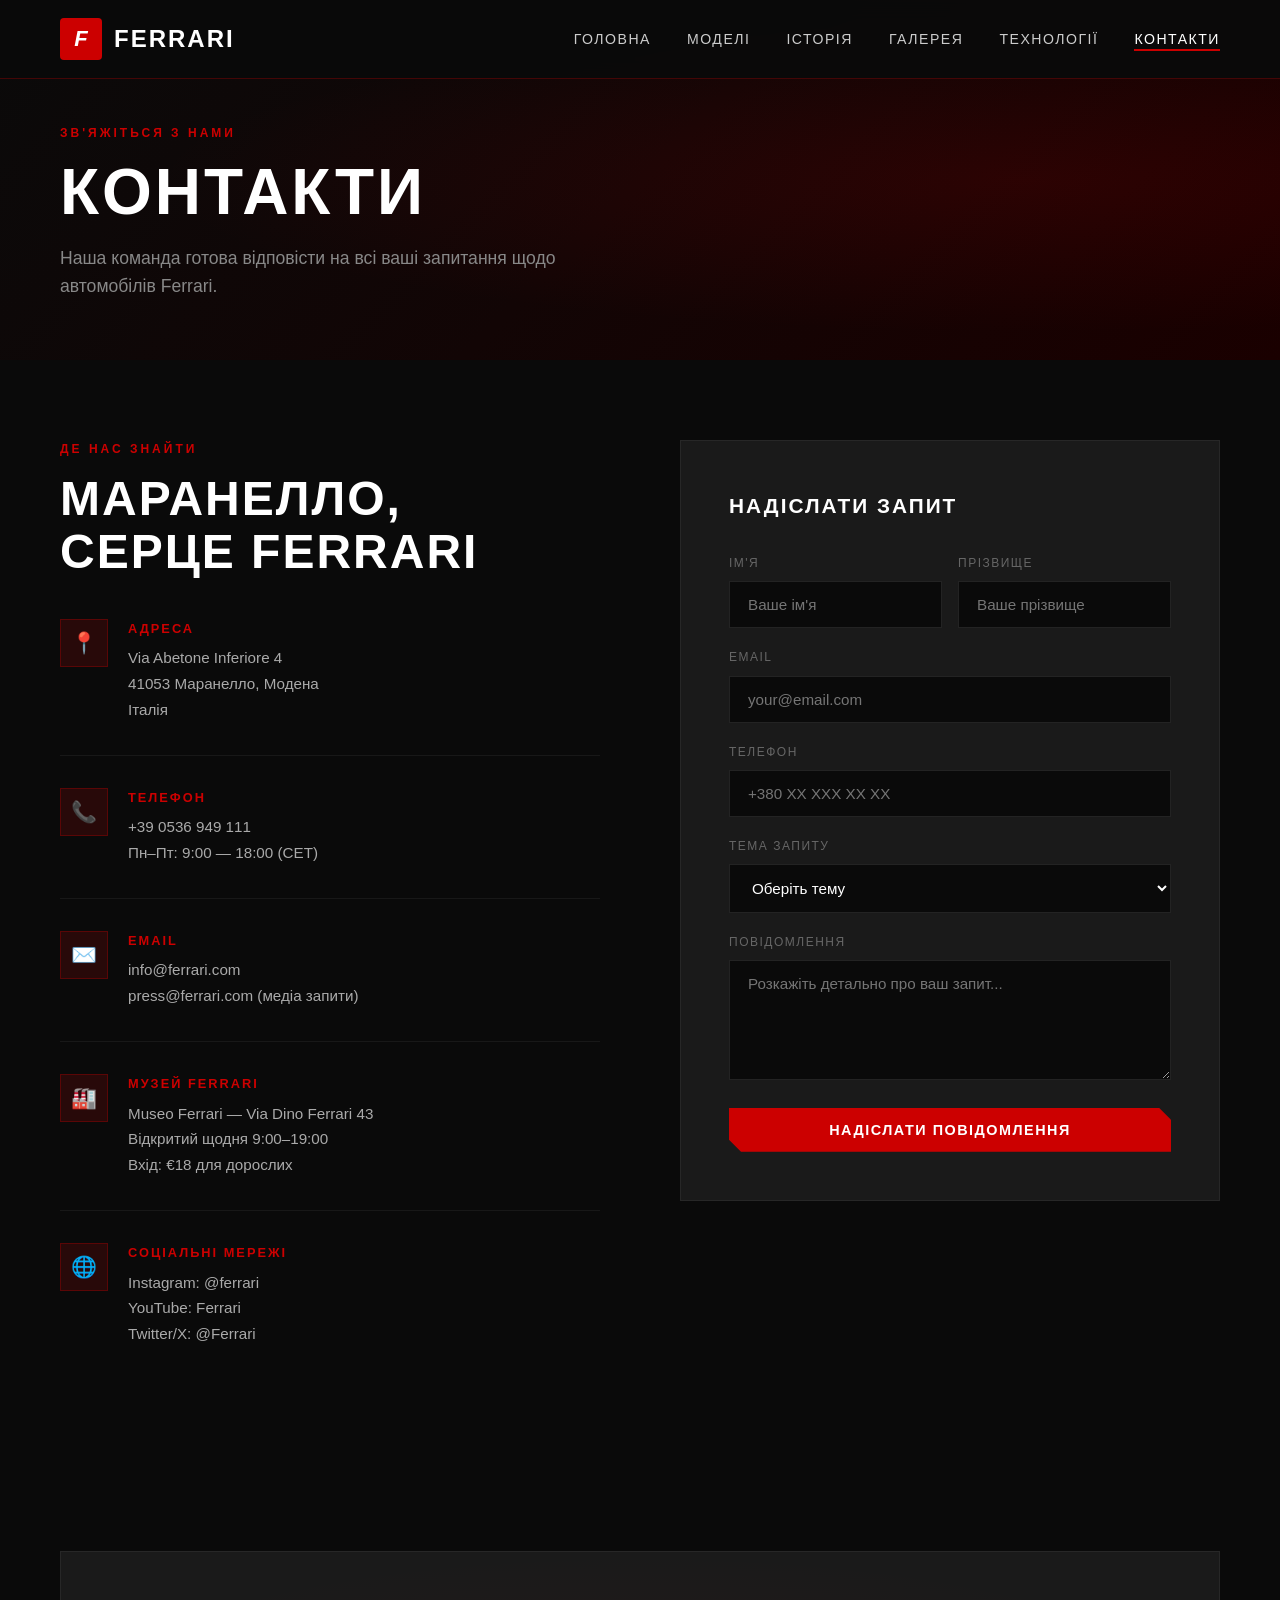
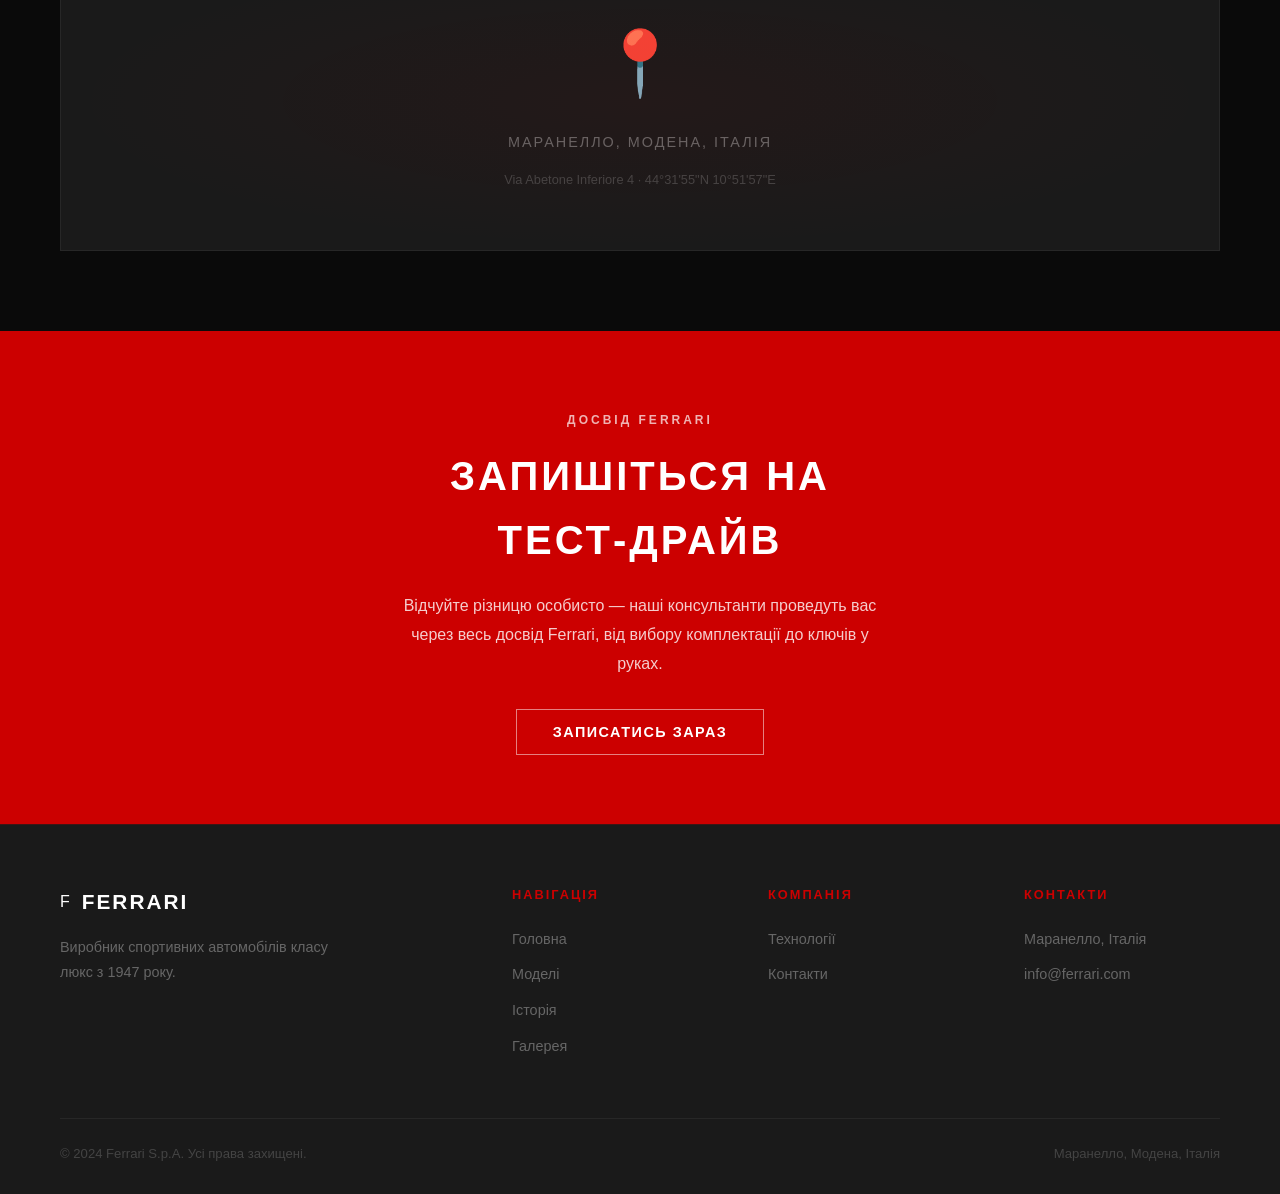
<file: contact.html>
<!DOCTYPE html>
<html lang="uk">
<head>
  <meta charset="UTF-8">
  <meta name="viewport" content="width=device-width, initial-scale=1.0">
  <title>Контакти — Ferrari</title>
  <link rel="stylesheet" href="style.css">
  <style>
    .success-msg {
      display: none;
      background: rgba(0,180,0,0.1);
      border: 1px solid rgba(0,180,0,0.3);
      color: #4caf50;
      padding: 16px 24px;
      margin-top: 16px;
      font-size: 0.9rem;
      letter-spacing: 1px;
    }
    .map-placeholder {
      background: var(--gray);
      border: 1px solid rgba(255,255,255,0.06);
      height: 300px;
      display: flex;
      align-items: center;
      justify-content: center;
      flex-direction: column;
      gap: 16px;
      margin-top: 60px;
      position: relative;
      overflow: hidden;
    }
    .map-placeholder::before {
      content: '';
      position: absolute;
      inset: 0;
      background: radial-gradient(ellipse at center, rgba(204,0,0,0.05) 0%, transparent 70%);
    }
    .map-icon { font-size: 4rem; }
    .map-label { color: #666; font-size: 0.9rem; letter-spacing: 2px; text-transform: uppercase; }
  </style>
</head>
<body>

<nav>
  <a href="index.html" class="nav-logo">
    <div class="logo-icon">F</div>
    <span>Ferrari</span>
  </a>
  <ul class="nav-links">
    <li><a href="index.html">Головна</a></li>
    <li><a href="models.html">Моделі</a></li>
    <li><a href="history.html">Історія</a></li>
    <li><a href="gallery.html">Галерея</a></li>
    <li><a href="technologies.html">Технології</a></li>
    <li><a href="contact.html" class="active">Контакти</a></li>
  </ul>
</nav>

<div class="page-hero" style="padding-top: 100px;">
  <div class="page-hero-content">
    <div class="section-label">Зв'яжіться з нами</div>
    <h1>Контакти</h1>
    <p>Наша команда готова відповісти на всі ваші запитання щодо автомобілів Ferrari.</p>
  </div>
</div>

<section class="contact-full" style="padding: 80px 60px;">

  <div class="contact-info">
    <div class="section-label">Де нас знайти</div>
    <h2 class="section-title" style="margin-bottom: 40px;">Маранелло,<br>Серце Ferrari</h2>

    <div class="info-item">
      <div class="info-icon">📍</div>
      <div class="info-text">
        <h4>Адреса</h4>
        <p>Via Abetone Inferiore 4<br>41053 Маранелло, Модена<br>Італія</p>
      </div>
    </div>

    <div class="info-item">
      <div class="info-icon">📞</div>
      <div class="info-text">
        <h4>Телефон</h4>
        <p>+39 0536 949 111<br>Пн–Пт: 9:00 — 18:00 (CET)</p>
      </div>
    </div>

    <div class="info-item">
      <div class="info-icon">✉️</div>
      <div class="info-text">
        <h4>Email</h4>
        <p>info@ferrari.com<br>press@ferrari.com (медіа запити)</p>
      </div>
    </div>

    <div class="info-item">
      <div class="info-icon">🏭</div>
      <div class="info-text">
        <h4>Музей Ferrari</h4>
        <p>Museo Ferrari — Via Dino Ferrari 43<br>Відкритий щодня 9:00–19:00<br>Вхід: €18 для дорослих</p>
      </div>
    </div>

    <div class="info-item" style="border-bottom: none;">
      <div class="info-icon">🌐</div>
      <div class="info-text">
        <h4>Соціальні мережі</h4>
        <p>Instagram: @ferrari<br>YouTube: Ferrari<br>Twitter/X: @Ferrari</p>
      </div>
    </div>
  </div>

  <div class="contact-form">
    <h3>Надіслати Запит</h3>
    <form onsubmit="submitForm(event)">
      <div class="form-row">
        <div class="form-group">
          <label>Ім'я</label>
          <input type="text" placeholder="Ваше ім'я" required>
        </div>
        <div class="form-group">
          <label>Прізвище</label>
          <input type="text" placeholder="Ваше прізвище" required>
        </div>
      </div>
      <div class="form-group">
        <label>Email</label>
        <input type="email" placeholder="your@email.com" required>
      </div>
      <div class="form-group">
        <label>Телефон</label>
        <input type="tel" placeholder="+380 XX XXX XX XX">
      </div>
      <div class="form-group">
        <label>Тема запиту</label>
        <select required>
          <option value="" disabled selected>Оберіть тему</option>
          <option>Придбання автомобіля</option>
          <option>Тест-драйв</option>
          <option>Технічне обслуговування</option>
          <option>Програма Ferrari Classiche</option>
          <option>Гоночна програма</option>
          <option>Інше</option>
        </select>
      </div>
      <div class="form-group">
        <label>Повідомлення</label>
        <textarea placeholder="Розкажіть детально про ваш запит..."></textarea>
      </div>
      <button type="submit" class="btn-primary" style="width: 100%;">Надіслати повідомлення</button>
      <div class="success-msg" id="success-msg">
        &#10003; Ваш запит успішно надіслано! Ми зв'яжемось з вами протягом 24 годин.
      </div>
    </form>
  </div>

</section>

<section style="padding: 0 60px 80px; background: var(--black);">
  <div class="map-placeholder">
    <div class="map-icon">📍</div>
    <div class="map-label">Маранелло, Модена, Італія</div>
    <div style="color: #444; font-size: 0.8rem;">Via Abetone Inferiore 4 · 44°31'55"N 10°51'57"E</div>
  </div>
</section>

<section style="background: var(--red); padding: 80px 60px; text-align: center;">
  <div class="section-label" style="color: rgba(255,255,255,0.7);">Досвід Ferrari</div>
  <h2 style="font-size: 2.5rem; font-weight: 900; text-transform: uppercase; letter-spacing: 3px; margin-bottom: 20px;">Запишіться на<br>Тест-Драйв</h2>
  <p style="color: rgba(255,255,255,0.8); max-width: 500px; margin: 0 auto 40px; line-height: 1.8;">Відчуйте різницю особисто — наші консультанти проведуть вас через весь досвід Ferrari, від вибору комплектації до ключів у руках.</p>
  <a href="#" onclick="document.querySelector('input[type=text]').focus(); return false;" class="btn-secondary" style="border-color: rgba(255,255,255,0.5); color: white;">Записатись зараз</a>
</section>

<footer>
  <div class="footer-grid">
    <div class="footer-brand">
      <div style="display:flex; align-items:center; gap:12px;">
        <div class="logo-icon">F</div>
        <span style="font-size:1.3rem; font-weight:700; letter-spacing:2px; text-transform:uppercase;">Ferrari</span>
      </div>
      <p>Виробник спортивних автомобілів класу люкс з 1947 року.</p>
    </div>
    <div class="footer-col">
      <h4>Навігація</h4>
      <ul>
        <li><a href="index.html">Головна</a></li>
        <li><a href="models.html">Моделі</a></li>
        <li><a href="history.html">Історія</a></li>
        <li><a href="gallery.html">Галерея</a></li>
      </ul>
    </div>
    <div class="footer-col">
      <h4>Компанія</h4>
      <ul>
        <li><a href="technologies.html">Технології</a></li>
        <li><a href="contact.html">Контакти</a></li>
      </ul>
    </div>
    <div class="footer-col">
      <h4>Контакти</h4>
      <ul>
        <li><a href="#">Маранелло, Італія</a></li>
        <li><a href="#">info@ferrari.com</a></li>
      </ul>
    </div>
  </div>
  <div class="footer-bottom">
    <p>&copy; 2024 Ferrari S.p.A. Усі права захищені.</p>
    <p>Маранелло, Модена, Італія</p>
  </div>
</footer>

<script>
function submitForm(e) {
  e.preventDefault();
  document.getElementById('success-msg').style.display = 'block';
  e.target.reset();
  setTimeout(() => {
    document.getElementById('success-msg').style.display = 'none';
  }, 5000);
}
</script>

</body>
</html>
</file>
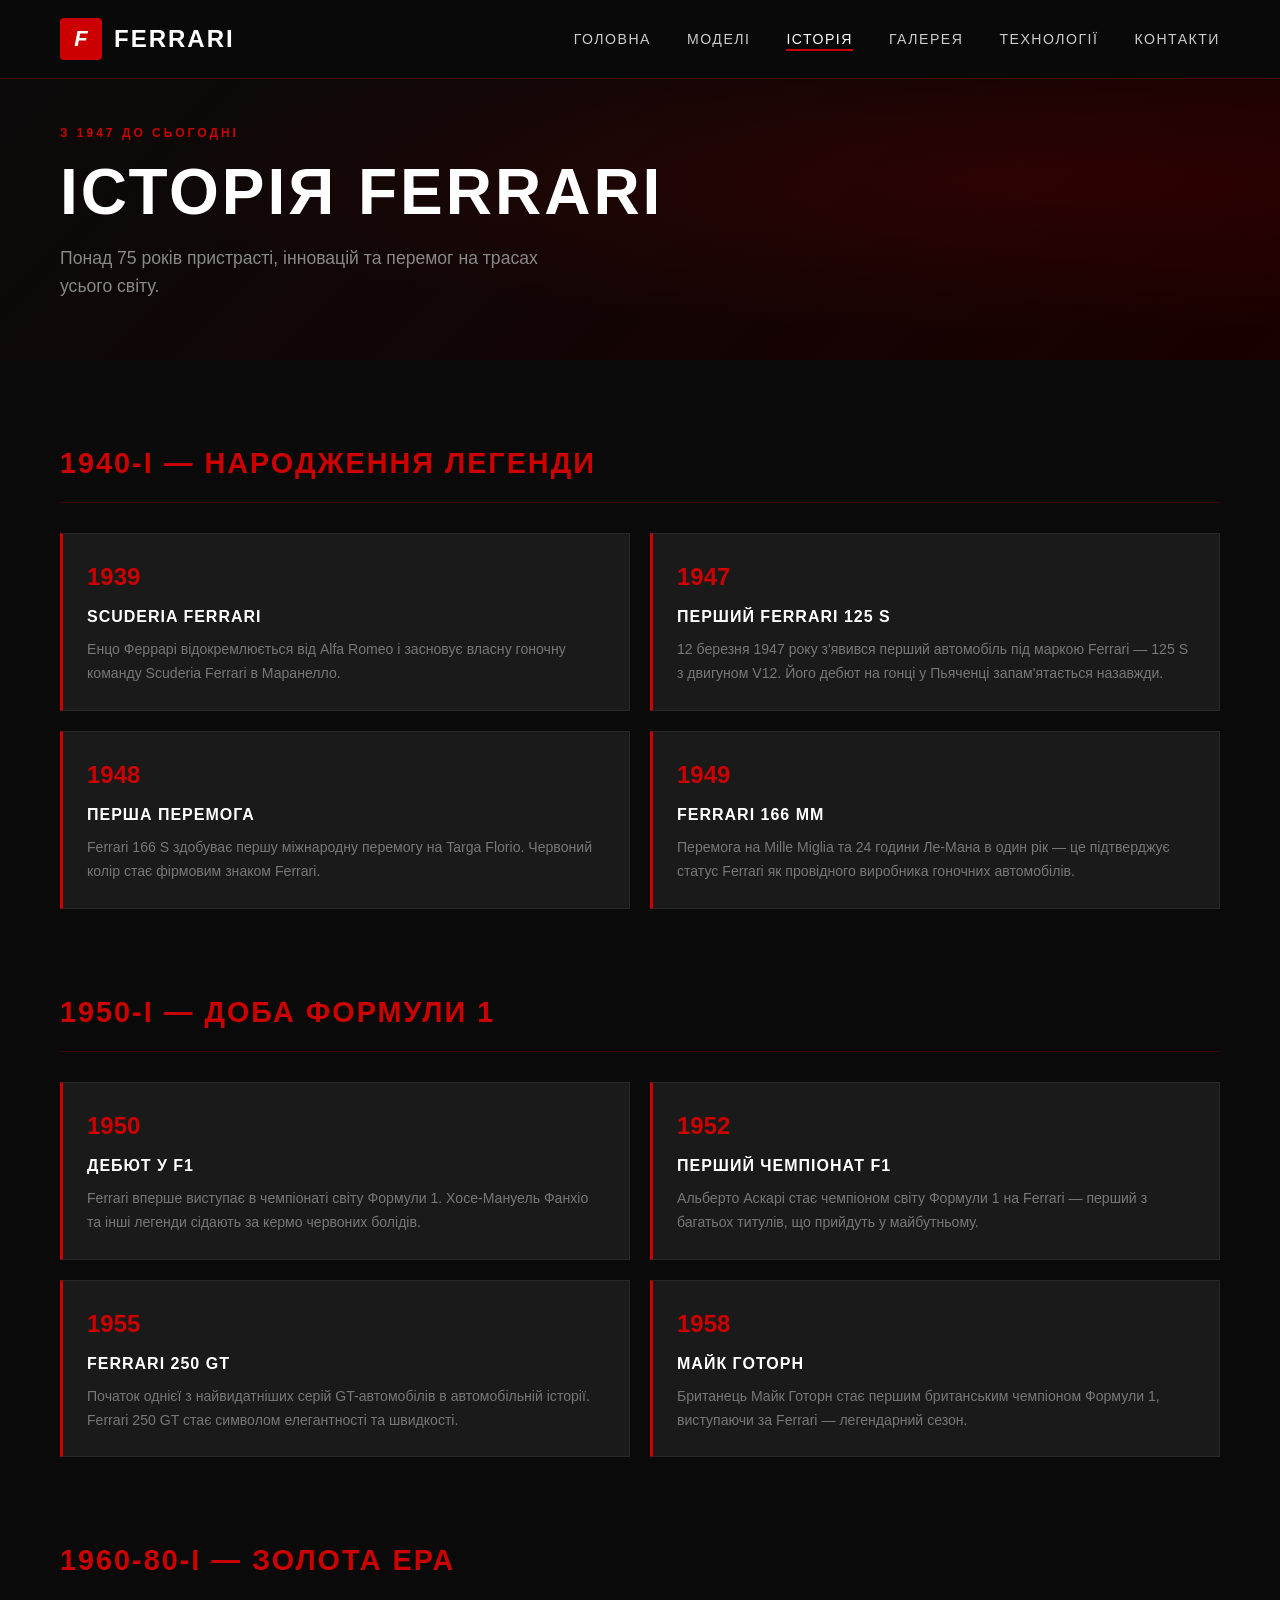
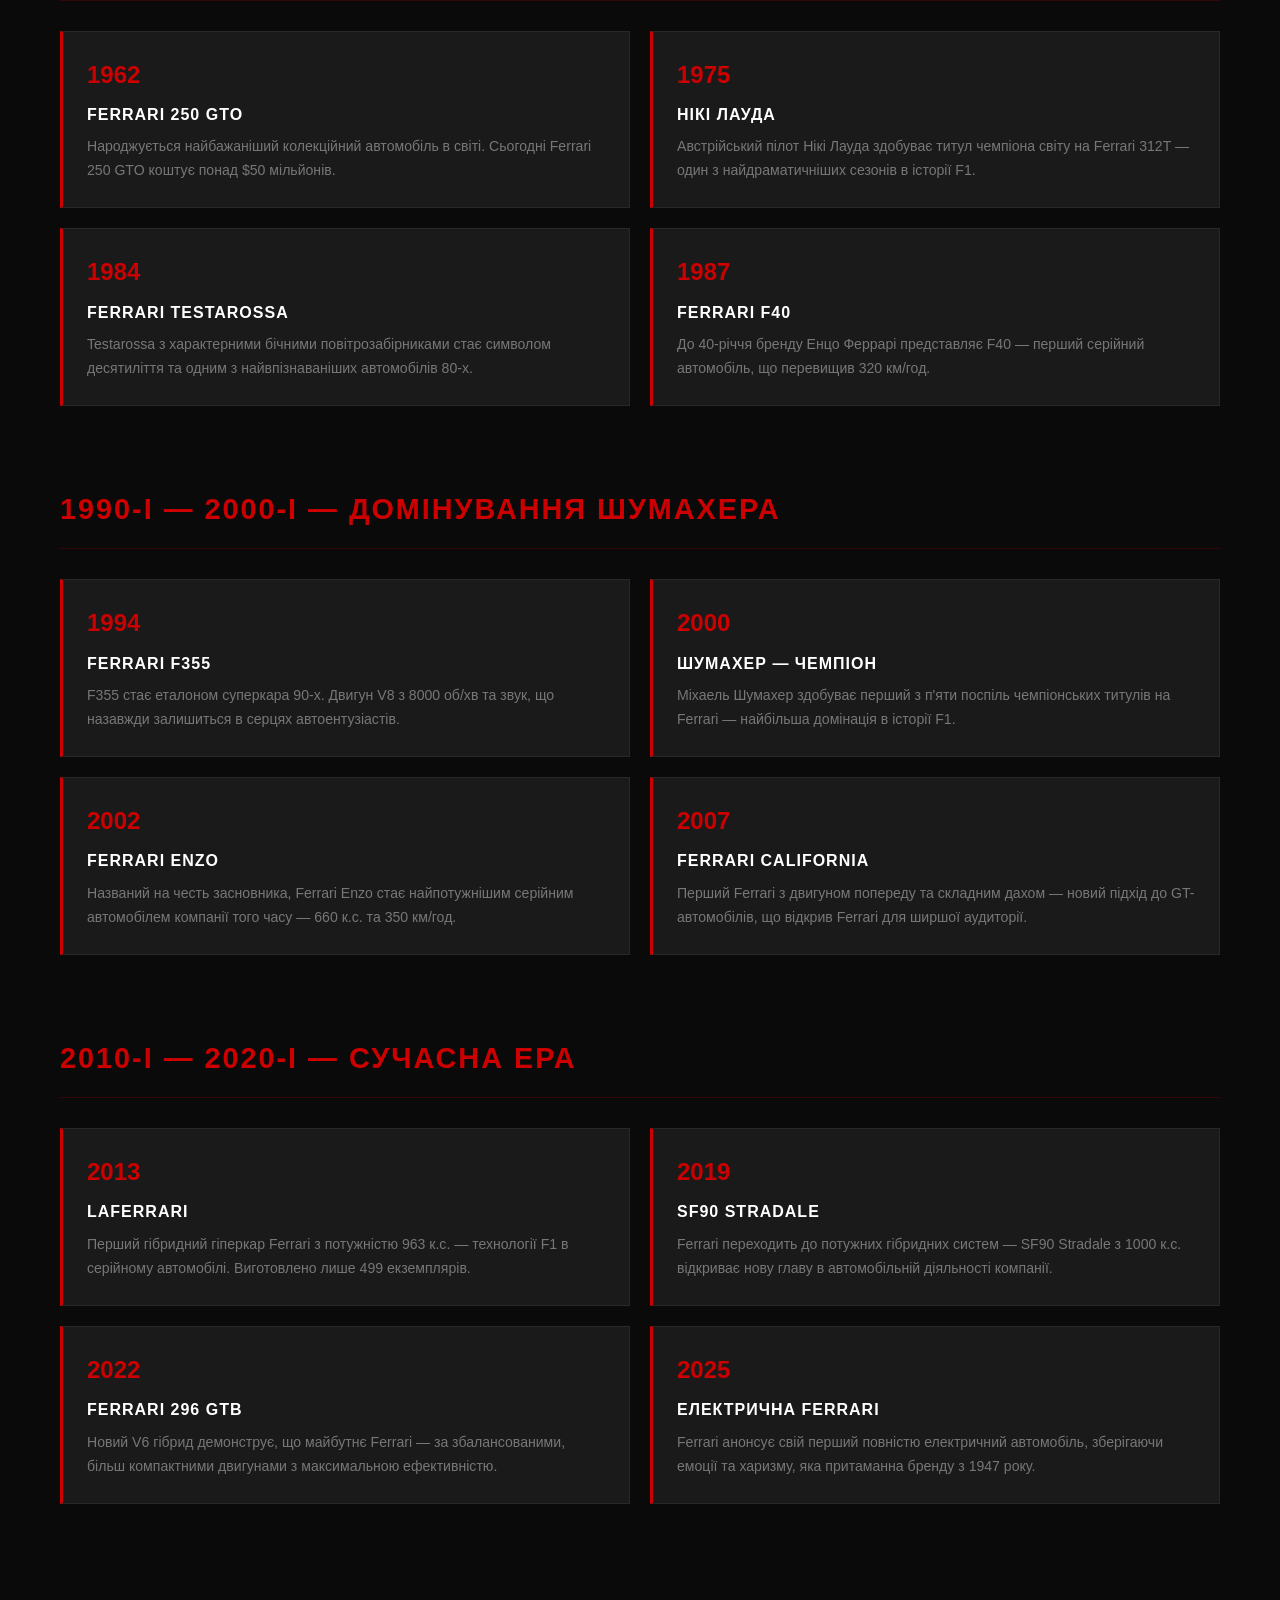
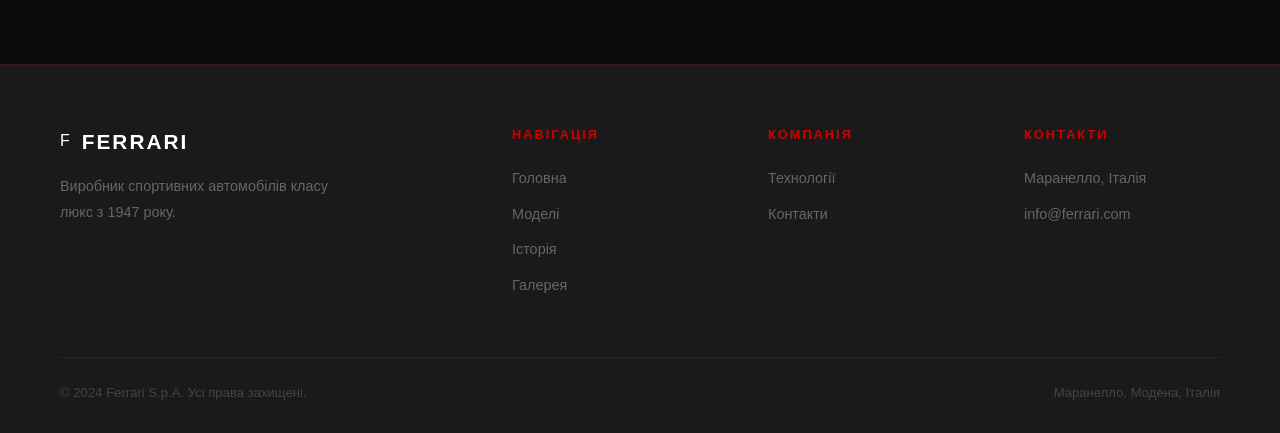
<file: history.html>
<!DOCTYPE html>
<html lang="uk">
<head>
  <meta charset="UTF-8">
  <meta name="viewport" content="width=device-width, initial-scale=1.0">
  <title>Історія — Ferrari</title>
  <link rel="stylesheet" href="style.css">
</head>
<body>

<nav>
  <a href="index.html" class="nav-logo">
    <div class="logo-icon">F</div>
    <span>Ferrari</span>
  </a>
  <ul class="nav-links">
    <li><a href="index.html">Головна</a></li>
    <li><a href="models.html">Моделі</a></li>
    <li><a href="history.html" class="active">Історія</a></li>
    <li><a href="gallery.html">Галерея</a></li>
    <li><a href="technologies.html">Технології</a></li>
    <li><a href="contact.html">Контакти</a></li>
  </ul>
</nav>

<div class="page-hero" style="padding-top: 100px;">
  <div class="page-hero-content">
    <div class="section-label">З 1947 до сьогодні</div>
    <h1>Історія Ferrari</h1>
    <p>Понад 75 років пристрасті, інновацій та перемог на трасах усього світу.</p>
  </div>
</div>

<section class="history-full" style="padding: 80px 60px;">

  <div class="era-section">
    <div class="era-title">1940-і — Народження Легенди</div>
    <div class="era-events">
      <div class="event-card">
        <div class="event-year">1939</div>
        <div class="event-title">Scuderia Ferrari</div>
        <p class="event-desc">Енцо Феррарі відокремлюється від Alfa Romeo і засновує власну гоночну команду Scuderia Ferrari в Маранелло.</p>
      </div>
      <div class="event-card">
        <div class="event-year">1947</div>
        <div class="event-title">Перший Ferrari 125 S</div>
        <p class="event-desc">12 березня 1947 року з'явився перший автомобіль під маркою Ferrari — 125 S з двигуном V12. Його дебют на гонці у Пьяченці запам'ятається назавжди.</p>
      </div>
      <div class="event-card">
        <div class="event-year">1948</div>
        <div class="event-title">Перша перемога</div>
        <p class="event-desc">Ferrari 166 S здобуває першу міжнародну перемогу на Targa Florio. Червоний колір стає фірмовим знаком Ferrari.</p>
      </div>
      <div class="event-card">
        <div class="event-year">1949</div>
        <div class="event-title">Ferrari 166 MM</div>
        <p class="event-desc">Перемога на Mille Miglia та 24 години Ле-Мана в один рік — це підтверджує статус Ferrari як провідного виробника гоночних автомобілів.</p>
      </div>
    </div>
  </div>

  <div class="era-section">
    <div class="era-title">1950-і — Доба Формули 1</div>
    <div class="era-events">
      <div class="event-card">
        <div class="event-year">1950</div>
        <div class="event-title">Дебют у F1</div>
        <p class="event-desc">Ferrari вперше виступає в чемпіонаті світу Формули 1. Хосе-Мануель Фанхіо та інші легенди сідають за кермо червоних болідів.</p>
      </div>
      <div class="event-card">
        <div class="event-year">1952</div>
        <div class="event-title">Перший чемпіонат F1</div>
        <p class="event-desc">Альберто Аскарі стає чемпіоном світу Формули 1 на Ferrari — перший з багатьох титулів, що прийдуть у майбутньому.</p>
      </div>
      <div class="event-card">
        <div class="event-year">1955</div>
        <div class="event-title">Ferrari 250 GT</div>
        <p class="event-desc">Початок однієї з найвидатніших серій GT-автомобілів в автомобільній історії. Ferrari 250 GT стає символом елегантності та швидкості.</p>
      </div>
      <div class="event-card">
        <div class="event-year">1958</div>
        <div class="event-title">Майк Готорн</div>
        <p class="event-desc">Британець Майк Готорн стає першим британським чемпіоном Формули 1, виступаючи за Ferrari — легендарний сезон.</p>
      </div>
    </div>
  </div>

  <div class="era-section">
    <div class="era-title">1960-80-і — Золота Ера</div>
    <div class="era-events">
      <div class="event-card">
        <div class="event-year">1962</div>
        <div class="event-title">Ferrari 250 GTO</div>
        <p class="event-desc">Народжується найбажаніший колекційний автомобіль в світі. Сьогодні Ferrari 250 GTO коштує понад $50 мільйонів.</p>
      </div>
      <div class="event-card">
        <div class="event-year">1975</div>
        <div class="event-title">Нікі Лауда</div>
        <p class="event-desc">Австрійський пілот Нікі Лауда здобуває титул чемпіона світу на Ferrari 312T — один з найдраматичніших сезонів в історії F1.</p>
      </div>
      <div class="event-card">
        <div class="event-year">1984</div>
        <div class="event-title">Ferrari Testarossa</div>
        <p class="event-desc">Testarossa з характерними бічними повітрозабірниками стає символом десятиліття та одним з найвпізнаваніших автомобілів 80-х.</p>
      </div>
      <div class="event-card">
        <div class="event-year">1987</div>
        <div class="event-title">Ferrari F40</div>
        <p class="event-desc">До 40-річчя бренду Енцо Феррарі представляє F40 — перший серійний автомобіль, що перевищив 320 км/год.</p>
      </div>
    </div>
  </div>

  <div class="era-section">
    <div class="era-title">1990-і — 2000-і — Домінування Шумахера</div>
    <div class="era-events">
      <div class="event-card">
        <div class="event-year">1994</div>
        <div class="event-title">Ferrari F355</div>
        <p class="event-desc">F355 стає еталоном суперкара 90-х. Двигун V8 з 8000 об/хв та звук, що назавжди залишиться в серцях автоентузіастів.</p>
      </div>
      <div class="event-card">
        <div class="event-year">2000</div>
        <div class="event-title">Шумахер — чемпіон</div>
        <p class="event-desc">Міхаель Шумахер здобуває перший з п'яти поспіль чемпіонських титулів на Ferrari — найбільша домінація в історії F1.</p>
      </div>
      <div class="event-card">
        <div class="event-year">2002</div>
        <div class="event-title">Ferrari Enzo</div>
        <p class="event-desc">Названий на честь засновника, Ferrari Enzo стає найпотужнішим серійним автомобілем компанії того часу — 660 к.с. та 350 км/год.</p>
      </div>
      <div class="event-card">
        <div class="event-year">2007</div>
        <div class="event-title">Ferrari California</div>
        <p class="event-desc">Перший Ferrari з двигуном попереду та складним дахом — новий підхід до GT-автомобілів, що відкрив Ferrari для ширшої аудиторії.</p>
      </div>
    </div>
  </div>

  <div class="era-section">
    <div class="era-title">2010-і — 2020-і — Сучасна Ера</div>
    <div class="era-events">
      <div class="event-card">
        <div class="event-year">2013</div>
        <div class="event-title">LaFerrari</div>
        <p class="event-desc">Перший гібридний гіперкар Ferrari з потужністю 963 к.с. — технології F1 в серійному автомобілі. Виготовлено лише 499 екземплярів.</p>
      </div>
      <div class="event-card">
        <div class="event-year">2019</div>
        <div class="event-title">SF90 Stradale</div>
        <p class="event-desc">Ferrari переходить до потужних гібридних систем — SF90 Stradale з 1000 к.с. відкриває нову главу в автомобільній діяльності компанії.</p>
      </div>
      <div class="event-card">
        <div class="event-year">2022</div>
        <div class="event-title">Ferrari 296 GTB</div>
        <p class="event-desc">Новий V6 гібрид демонструє, що майбутнє Ferrari — за збалансованими, більш компактними двигунами з максимальною ефективністю.</p>
      </div>
      <div class="event-card">
        <div class="event-year">2025</div>
        <div class="event-title">Електрична Ferrari</div>
        <p class="event-desc">Ferrari анонсує свій перший повністю електричний автомобіль, зберігаючи емоції та харизму, яка притаманна бренду з 1947 року.</p>
      </div>
    </div>
  </div>

</section>

<footer>
  <div class="footer-grid">
    <div class="footer-brand">
      <div style="display:flex; align-items:center; gap:12px;">
        <div class="logo-icon">F</div>
        <span style="font-size:1.3rem; font-weight:700; letter-spacing:2px; text-transform:uppercase;">Ferrari</span>
      </div>
      <p>Виробник спортивних автомобілів класу люкс з 1947 року.</p>
    </div>
    <div class="footer-col">
      <h4>Навігація</h4>
      <ul>
        <li><a href="index.html">Головна</a></li>
        <li><a href="models.html">Моделі</a></li>
        <li><a href="history.html">Історія</a></li>
        <li><a href="gallery.html">Галерея</a></li>
      </ul>
    </div>
    <div class="footer-col">
      <h4>Компанія</h4>
      <ul>
        <li><a href="technologies.html">Технології</a></li>
        <li><a href="contact.html">Контакти</a></li>
      </ul>
    </div>
    <div class="footer-col">
      <h4>Контакти</h4>
      <ul>
        <li><a href="#">Маранелло, Італія</a></li>
        <li><a href="#">info@ferrari.com</a></li>
      </ul>
    </div>
  </div>
  <div class="footer-bottom">
    <p>&copy; 2024 Ferrari S.p.A. Усі права захищені.</p>
    <p>Маранелло, Модена, Італія</p>
  </div>
</footer>

</body>
</html>
</file>
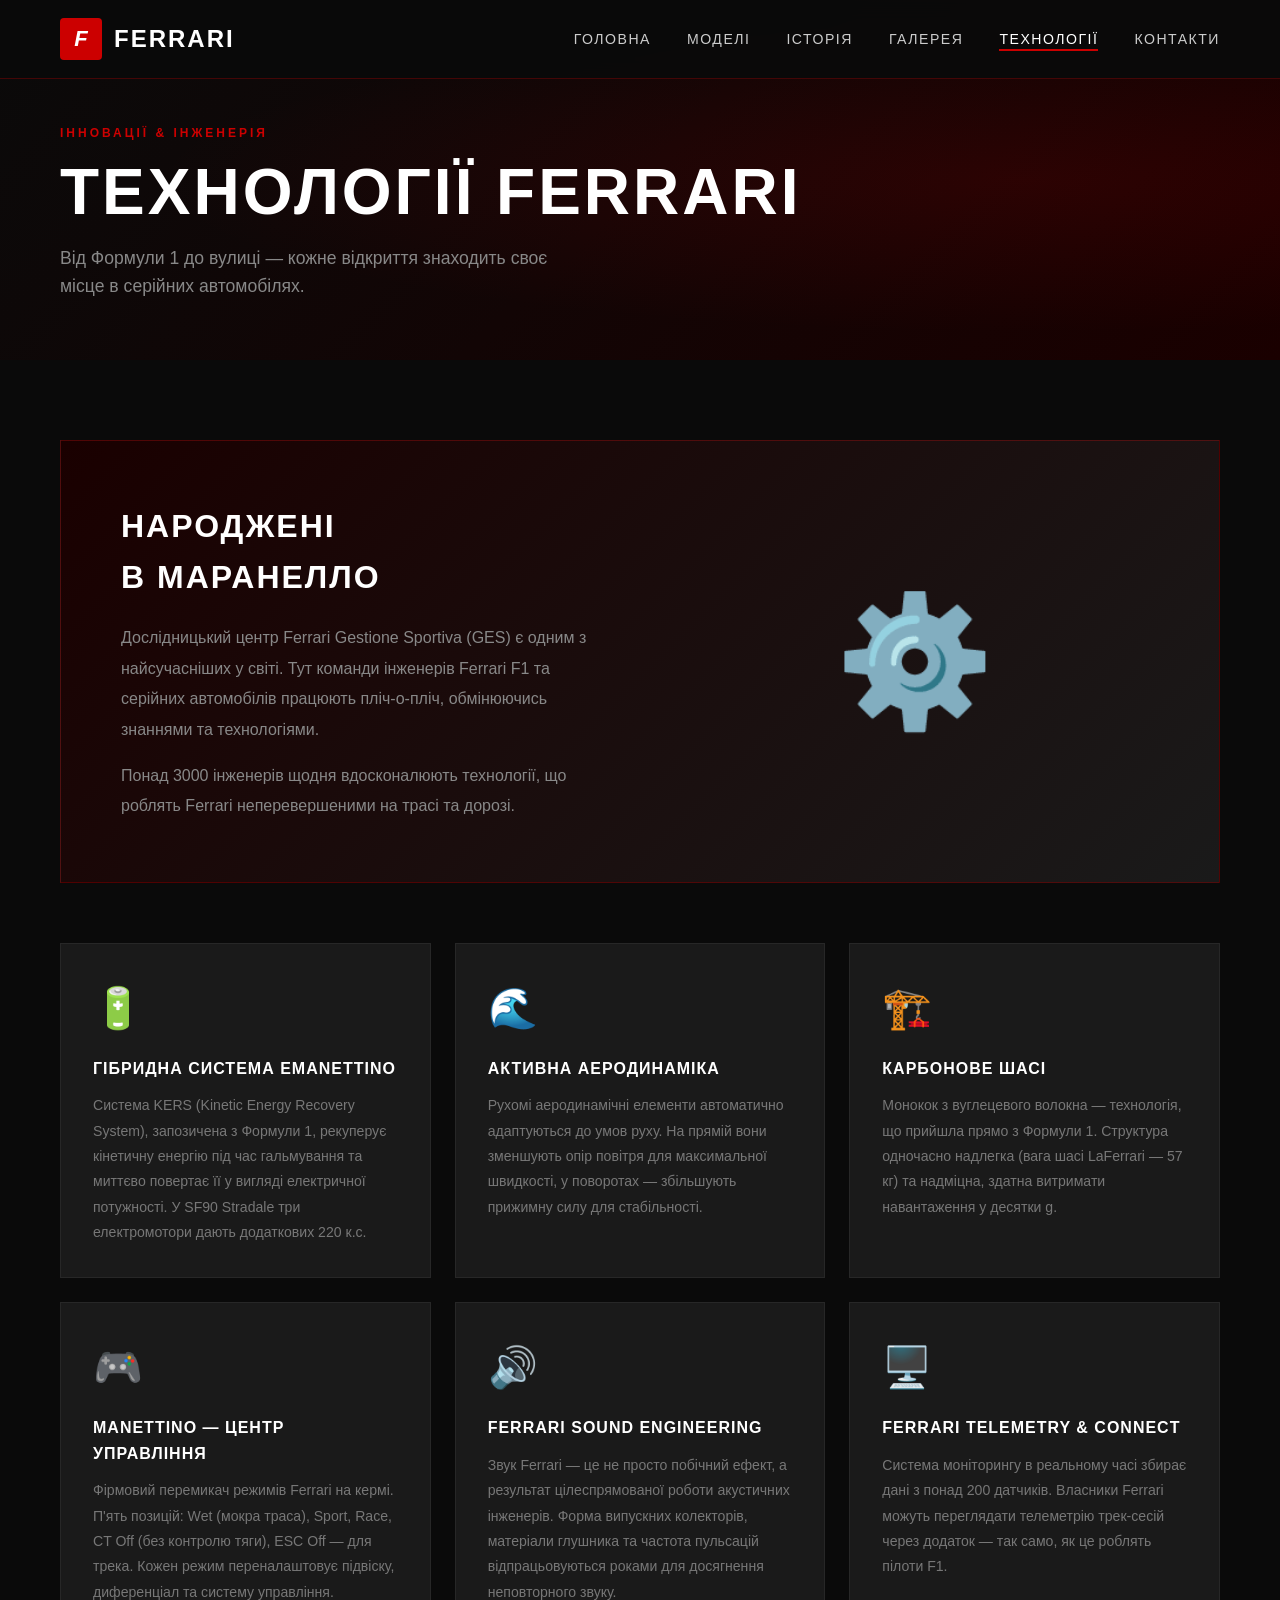
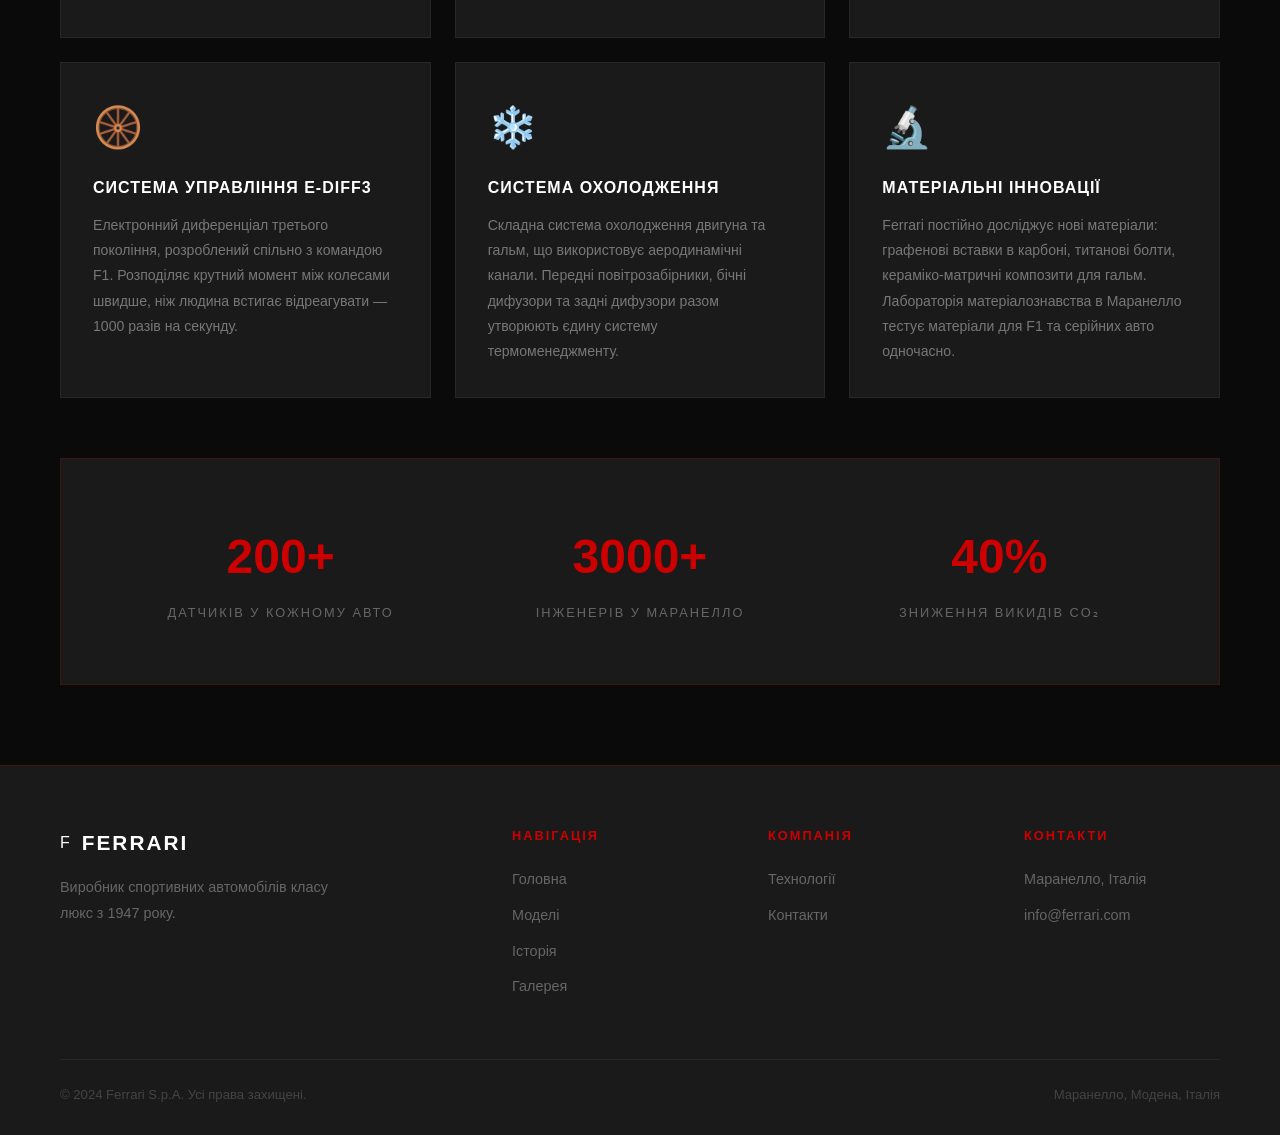
<file: technologies.html>
<!DOCTYPE html>
<html lang="uk">
<head>
  <meta charset="UTF-8">
  <meta name="viewport" content="width=device-width, initial-scale=1.0">
  <title>Технології — Ferrari</title>
  <link rel="stylesheet" href="style.css">
</head>
<body>

<nav>
  <a href="index.html" class="nav-logo">
    <div class="logo-icon">F</div>
    <span>Ferrari</span>
  </a>
  <ul class="nav-links">
    <li><a href="index.html">Головна</a></li>
    <li><a href="models.html">Моделі</a></li>
    <li><a href="history.html">Історія</a></li>
    <li><a href="gallery.html">Галерея</a></li>
    <li><a href="technologies.html" class="active">Технології</a></li>
    <li><a href="contact.html">Контакти</a></li>
  </ul>
</nav>

<div class="page-hero" style="padding-top: 100px;">
  <div class="page-hero-content">
    <div class="section-label">Інновації & Інженерія</div>
    <h1>Технології Ferrari</h1>
    <p>Від Формули 1 до вулиці — кожне відкриття знаходить своє місце в серійних автомобілях.</p>
  </div>
</div>

<section class="tech-full" style="padding: 80px 60px;">

  <div class="tech-hero-card">
    <div>
      <h2>Народжені<br>в Маранелло</h2>
      <p>Дослідницький центр Ferrari Gestione Sportiva (GES) є одним з найсучасніших у світі. Тут команди інженерів Ferrari F1 та серійних автомобілів працюють пліч-о-пліч, обмінюючись знаннями та технологіями.</p>
      <p style="margin-top: 16px; color: #888;">Понад 3000 інженерів щодня вдосконалюють технології, що роблять Ferrari неперевершеними на трасі та дорозі.</p>
    </div>
    <div class="big-icon">⚙️</div>
  </div>

  <div class="tech-features">

    <div class="tech-feature-card">
      <div class="icon">🔋</div>
      <h3>Гібридна система eManettino</h3>
      <p>Система KERS (Kinetic Energy Recovery System), запозичена з Формули 1, рекуперує кінетичну енергію під час гальмування та миттєво повертає її у вигляді електричної потужності. У SF90 Stradale три електромотори дають додаткових 220 к.с.</p>
    </div>

    <div class="tech-feature-card">
      <div class="icon">🌊</div>
      <h3>Активна аеродинаміка</h3>
      <p>Рухомі аеродинамічні елементи автоматично адаптуються до умов руху. На прямій вони зменшують опір повітря для максимальної швидкості, у поворотах — збільшують прижимну силу для стабільності.</p>
    </div>

    <div class="tech-feature-card">
      <div class="icon">🏗️</div>
      <h3>Карбонове шасі</h3>
      <p>Монокок з вуглецевого волокна — технологія, що прийшла прямо з Формули 1. Структура одночасно надлегка (вага шасі LaFerrari — 57 кг) та надміцна, здатна витримати навантаження у десятки g.</p>
    </div>

    <div class="tech-feature-card">
      <div class="icon">🎮</div>
      <h3>Manettino — центр управління</h3>
      <p>Фірмовий перемикач режимів Ferrari на кермі. П'ять позицій: Wet (мокра траса), Sport, Race, CT Off (без контролю тяги), ESC Off — для трека. Кожен режим переналаштовує підвіску, диференціал та систему управління.</p>
    </div>

    <div class="tech-feature-card">
      <div class="icon">🔊</div>
      <h3>Ferrari Sound Engineering</h3>
      <p>Звук Ferrari — це не просто побічний ефект, а результат цілеспрямованої роботи акустичних інженерів. Форма випускних колекторів, матеріали глушника та частота пульсацій відпрацьовуються роками для досягнення неповторного звуку.</p>
    </div>

    <div class="tech-feature-card">
      <div class="icon">🖥️</div>
      <h3>Ferrari Telemetry & Connect</h3>
      <p>Система моніторингу в реальному часі збирає дані з понад 200 датчиків. Власники Ferrari можуть переглядати телеметрію трек-сесій через додаток — так само, як це роблять пілоти F1.</p>
    </div>

    <div class="tech-feature-card">
      <div class="icon">🛞</div>
      <h3>Система управління E-Diff3</h3>
      <p>Електронний диференціал третього покоління, розроблений спільно з командою F1. Розподіляє крутний момент між колесами швидше, ніж людина встигає відреагувати — 1000 разів на секунду.</p>
    </div>

    <div class="tech-feature-card">
      <div class="icon">❄️</div>
      <h3>Система охолодження</h3>
      <p>Складна система охолодження двигуна та гальм, що використовує аеродинамічні канали. Передні повітрозабірники, бічні дифузори та задні дифузори разом утворюють єдину систему термоменеджменту.</p>
    </div>

    <div class="tech-feature-card">
      <div class="icon">🔬</div>
      <h3>Матеріальні інновації</h3>
      <p>Ferrari постійно досліджує нові матеріали: графенові вставки в карбоні, титанові болти, кераміко-матричні композити для гальм. Лабораторія матеріалознавства в Маранелло тестує матеріали для F1 та серійних авто одночасно.</p>
    </div>

  </div>

  <div style="background: var(--gray); border: 1px solid rgba(204,0,0,0.2); padding: 60px; margin-top: 60px; display: grid; grid-template-columns: repeat(3,1fr); gap: 40px; text-align: center;">
    <div>
      <div style="font-size: 3rem; font-weight: 900; color: var(--red);">200+</div>
      <div style="font-size: 0.8rem; letter-spacing: 2px; text-transform: uppercase; color: #666; margin-top: 8px;">Датчиків у кожному авто</div>
    </div>
    <div>
      <div style="font-size: 3rem; font-weight: 900; color: var(--red);">3000+</div>
      <div style="font-size: 0.8rem; letter-spacing: 2px; text-transform: uppercase; color: #666; margin-top: 8px;">Інженерів у Маранелло</div>
    </div>
    <div>
      <div style="font-size: 3rem; font-weight: 900; color: var(--red);">40%</div>
      <div style="font-size: 0.8rem; letter-spacing: 2px; text-transform: uppercase; color: #666; margin-top: 8px;">Зниження викидів CO₂</div>
    </div>
  </div>

</section>

<footer>
  <div class="footer-grid">
    <div class="footer-brand">
      <div style="display:flex; align-items:center; gap:12px;">
        <div class="logo-icon">F</div>
        <span style="font-size:1.3rem; font-weight:700; letter-spacing:2px; text-transform:uppercase;">Ferrari</span>
      </div>
      <p>Виробник спортивних автомобілів класу люкс з 1947 року.</p>
    </div>
    <div class="footer-col">
      <h4>Навігація</h4>
      <ul>
        <li><a href="index.html">Головна</a></li>
        <li><a href="models.html">Моделі</a></li>
        <li><a href="history.html">Історія</a></li>
        <li><a href="gallery.html">Галерея</a></li>
      </ul>
    </div>
    <div class="footer-col">
      <h4>Компанія</h4>
      <ul>
        <li><a href="technologies.html">Технології</a></li>
        <li><a href="contact.html">Контакти</a></li>
      </ul>
    </div>
    <div class="footer-col">
      <h4>Контакти</h4>
      <ul>
        <li><a href="#">Маранелло, Італія</a></li>
        <li><a href="#">info@ferrari.com</a></li>
      </ul>
    </div>
  </div>
  <div class="footer-bottom">
    <p>&copy; 2024 Ferrari S.p.A. Усі права захищені.</p>
    <p>Маранелло, Модена, Італія</p>
  </div>
</footer>

</body>
</html>
</file>
<file: style.css>
* {
  margin: 0;
  padding: 0;
  box-sizing: border-box;
}

:root {
  --red: #cc0000;
  --dark-red: #990000;
  --black: #0a0a0a;
  --dark: #111111;
  --gray: #1a1a1a;
  --light-gray: #888;
  --white: #ffffff;
  --gold: #c9a84c;
}

html {
  scroll-behavior: smooth;
}

body {
  font-family: 'Segoe UI', Arial, sans-serif;
  background: var(--black);
  color: var(--white);
  line-height: 1.6;
}

/* ========= NAVBAR ========= */
nav {
  position: fixed;
  top: 0;
  width: 100%;
  z-index: 1000;
  display: flex;
  align-items: center;
  justify-content: space-between;
  padding: 18px 60px;
  background: rgba(10, 10, 10, 0.95);
  backdrop-filter: blur(10px);
  border-bottom: 1px solid rgba(204, 0, 0, 0.3);
}

.nav-logo {
  display: flex;
  align-items: center;
  gap: 12px;
  text-decoration: none;
}

.nav-logo .logo-icon {
  width: 42px;
  height: 42px;
  background: var(--red);
  border-radius: 4px;
  display: flex;
  align-items: center;
  justify-content: center;
  font-size: 22px;
  font-weight: 900;
  color: var(--white);
  font-style: italic;
}

.nav-logo span {
  font-size: 1.5rem;
  font-weight: 700;
  color: var(--white);
  letter-spacing: 2px;
  text-transform: uppercase;
}

.nav-links {
  display: flex;
  list-style: none;
  gap: 36px;
}

.nav-links a {
  color: #ccc;
  text-decoration: none;
  font-size: 0.88rem;
  letter-spacing: 1.5px;
  text-transform: uppercase;
  font-weight: 500;
  transition: color 0.3s;
  position: relative;
}

.nav-links a::after {
  content: '';
  position: absolute;
  bottom: -4px;
  left: 0;
  width: 0;
  height: 2px;
  background: var(--red);
  transition: width 0.3s;
}

.nav-links a:hover,
.nav-links a.active {
  color: var(--white);
}

.nav-links a:hover::after,
.nav-links a.active::after {
  width: 100%;
}

/* ========= HERO ========= */
.hero {
  min-height: 100vh;
  display: flex;
  align-items: center;
  position: relative;
  overflow: hidden;
  background: linear-gradient(135deg, #0a0a0a 0%, #1a0000 50%, #0a0a0a 100%);
}

.hero-bg {
  position: absolute;
  inset: 0;
  background:
    radial-gradient(ellipse at 70% 50%, rgba(204, 0, 0, 0.15) 0%, transparent 60%),
    radial-gradient(ellipse at 20% 80%, rgba(201, 168, 76, 0.05) 0%, transparent 50%);
}

.hero-grid {
  position: absolute;
  inset: 0;
  background-image:
    linear-gradient(rgba(204,0,0,0.05) 1px, transparent 1px),
    linear-gradient(90deg, rgba(204,0,0,0.05) 1px, transparent 1px);
  background-size: 60px 60px;
}

.hero-content {
  position: relative;
  z-index: 2;
  padding: 0 60px;
  max-width: 750px;
}

.hero-badge {
  display: inline-block;
  background: rgba(204, 0, 0, 0.2);
  border: 1px solid rgba(204, 0, 0, 0.5);
  color: var(--red);
  padding: 6px 18px;
  border-radius: 20px;
  font-size: 0.78rem;
  letter-spacing: 2px;
  text-transform: uppercase;
  margin-bottom: 24px;
}

.hero h1 {
  font-size: clamp(3rem, 7vw, 5.5rem);
  font-weight: 900;
  line-height: 1.05;
  text-transform: uppercase;
  letter-spacing: 3px;
  margin-bottom: 24px;
}

.hero h1 span {
  color: var(--red);
  display: block;
}

.hero p {
  font-size: 1.1rem;
  color: #aaa;
  max-width: 500px;
  margin-bottom: 40px;
  line-height: 1.8;
}

.hero-btns {
  display: flex;
  gap: 16px;
  flex-wrap: wrap;
}

.btn-primary {
  background: var(--red);
  color: var(--white);
  padding: 14px 36px;
  border: none;
  font-size: 0.9rem;
  font-weight: 700;
  letter-spacing: 1.5px;
  text-transform: uppercase;
  text-decoration: none;
  cursor: pointer;
  transition: all 0.3s;
  clip-path: polygon(0 0, calc(100% - 12px) 0, 100% 12px, 100% 100%, 12px 100%, 0 calc(100% - 12px));
}

.btn-primary:hover {
  background: var(--dark-red);
  transform: translateY(-2px);
  box-shadow: 0 8px 30px rgba(204, 0, 0, 0.4);
}

.btn-secondary {
  background: transparent;
  color: var(--white);
  padding: 14px 36px;
  border: 1px solid rgba(255,255,255,0.3);
  font-size: 0.9rem;
  font-weight: 600;
  letter-spacing: 1.5px;
  text-transform: uppercase;
  text-decoration: none;
  cursor: pointer;
  transition: all 0.3s;
}

.btn-secondary:hover {
  border-color: var(--red);
  color: var(--red);
  transform: translateY(-2px);
}

.hero-stats {
  position: absolute;
  right: 60px;
  bottom: 80px;
  display: flex;
  gap: 40px;
  z-index: 2;
}

.stat-item {
  text-align: center;
}

.stat-item .num {
  font-size: 2.5rem;
  font-weight: 900;
  color: var(--red);
  display: block;
  line-height: 1;
}

.stat-item .label {
  font-size: 0.72rem;
  color: var(--light-gray);
  letter-spacing: 1.5px;
  text-transform: uppercase;
  margin-top: 4px;
}

.hero-car {
  position: absolute;
  right: 0;
  top: 0;
  bottom: 0;
  width: 55%;
  overflow: hidden;
  mask-image: linear-gradient(to right, transparent 0%, black 30%);
  -webkit-mask-image: linear-gradient(to right, transparent 0%, black 30%);
}

.hero-car img {
  width: 100%;
  height: 100%;
  object-fit: cover;
  object-position: center;
  opacity: 0.85;
}

.car-silhouette {
  width: 100%;
  height: 350px;
  position: relative;
}

.car-silhouette svg {
  width: 100%;
  height: 100%;
  filter: drop-shadow(0 0 40px rgba(204,0,0,0.3));
}

/* ========= SECTIONS ========= */
section {
  padding: 100px 60px;
}

.section-label {
  font-size: 0.75rem;
  letter-spacing: 3px;
  text-transform: uppercase;
  color: var(--red);
  font-weight: 600;
  margin-bottom: 14px;
}

.section-title {
  font-size: clamp(2rem, 4vw, 3rem);
  font-weight: 900;
  text-transform: uppercase;
  letter-spacing: 2px;
  line-height: 1.1;
  margin-bottom: 20px;
}

.section-subtitle {
  color: #888;
  font-size: 1.05rem;
  max-width: 560px;
  line-height: 1.8;
}

/* ========= ABOUT ========= */
.about {
  background: var(--dark);
  display: grid;
  grid-template-columns: 1fr 1fr;
  gap: 80px;
  align-items: center;
}

.about-visual {
  position: relative;
}

.about-card {
  background: var(--gray);
  border: 1px solid rgba(204,0,0,0.2);
  padding: 40px;
  position: relative;
  overflow: hidden;
}

.about-card::before {
  content: '';
  position: absolute;
  top: 0;
  left: 0;
  right: 0;
  height: 3px;
  background: linear-gradient(90deg, var(--red), var(--gold));
}

.about-card-year {
  font-size: 8rem;
  font-weight: 900;
  color: rgba(204,0,0,0.08);
  position: absolute;
  bottom: -20px;
  right: -10px;
  line-height: 1;
  pointer-events: none;
}

.about-values {
  display: grid;
  grid-template-columns: 1fr 1fr;
  gap: 20px;
  margin-top: 30px;
}

.value-item {
  background: rgba(204,0,0,0.08);
  border: 1px solid rgba(204,0,0,0.2);
  padding: 20px;
  transition: all 0.3s;
}

.value-item:hover {
  background: rgba(204,0,0,0.15);
  transform: translateY(-2px);
}

.value-item .icon {
  font-size: 1.8rem;
  margin-bottom: 8px;
}

.value-item h4 {
  font-size: 0.9rem;
  font-weight: 700;
  letter-spacing: 1px;
  text-transform: uppercase;
  margin-bottom: 4px;
}

.value-item p {
  font-size: 0.82rem;
  color: var(--light-gray);
}

.about-text p {
  color: #aaa;
  margin-bottom: 20px;
  line-height: 1.9;
}

/* ========= MODELS ========= */
.models-section {
  background: var(--black);
}

.models-grid {
  display: grid;
  grid-template-columns: repeat(3, 1fr);
  gap: 24px;
  margin-top: 60px;
}

.model-card {
  background: var(--gray);
  border: 1px solid rgba(255,255,255,0.06);
  overflow: hidden;
  transition: all 0.4s;
  position: relative;
  cursor: pointer;
}

.model-card:hover {
  border-color: rgba(204,0,0,0.4);
  transform: translateY(-6px);
  box-shadow: 0 20px 60px rgba(204,0,0,0.15);
}

.model-card-img {
  height: 200px;
  position: relative;
  overflow: hidden;
}

.model-card-img img {
  width: 100%;
  height: 100%;
  object-fit: cover;
  display: block;
  transition: transform 0.4s ease;
}

.model-card:hover .model-card-img img {
  transform: scale(1.05);
}

.model-card-img::after {
  content: '';
  position: absolute;
  inset: 0;
  background: linear-gradient(to bottom, transparent 50%, var(--gray) 100%);
}

.model-info {
  padding: 24px;
}

.model-name {
  font-size: 1.3rem;
  font-weight: 800;
  text-transform: uppercase;
  letter-spacing: 1px;
  margin-bottom: 6px;
}

.model-type {
  font-size: 0.78rem;
  color: var(--red);
  text-transform: uppercase;
  letter-spacing: 2px;
  margin-bottom: 16px;
}

.model-specs {
  display: flex;
  gap: 20px;
  border-top: 1px solid rgba(255,255,255,0.06);
  padding-top: 16px;
}

.spec {
  flex: 1;
}

.spec .val {
  font-size: 1.2rem;
  font-weight: 700;
  color: var(--white);
}

.spec .key {
  font-size: 0.7rem;
  color: var(--light-gray);
  text-transform: uppercase;
  letter-spacing: 1px;
}

/* ========= HISTORY TIMELINE ========= */
.history-section {
  background: var(--dark);
}

.timeline {
  position: relative;
  margin-top: 60px;
}

.timeline::before {
  content: '';
  position: absolute;
  left: 50%;
  top: 0;
  bottom: 0;
  width: 2px;
  background: linear-gradient(to bottom, var(--red), transparent);
  transform: translateX(-50%);
}

.timeline-item {
  display: grid;
  grid-template-columns: 1fr 60px 1fr;
  gap: 0;
  margin-bottom: 50px;
  align-items: start;
}

.timeline-item:nth-child(even) .timeline-content {
  grid-column: 3;
  grid-row: 1;
}

.timeline-item:nth-child(even) .timeline-dot {
  grid-column: 2;
  grid-row: 1;
}

.timeline-item:nth-child(even) .timeline-empty {
  grid-column: 1;
  grid-row: 1;
}

.timeline-content {
  background: var(--gray);
  border: 1px solid rgba(204,0,0,0.2);
  padding: 28px;
  position: relative;
}

.timeline-content::before {
  content: '';
  position: absolute;
  top: 0;
  left: 0;
  right: 0;
  height: 2px;
  background: var(--red);
}

.timeline-year {
  font-size: 2rem;
  font-weight: 900;
  color: var(--red);
  margin-bottom: 8px;
}

.timeline-title {
  font-size: 1.1rem;
  font-weight: 700;
  text-transform: uppercase;
  letter-spacing: 1px;
  margin-bottom: 10px;
}

.timeline-desc {
  color: #888;
  font-size: 0.9rem;
  line-height: 1.7;
}

.timeline-dot {
  display: flex;
  align-items: flex-start;
  justify-content: center;
  padding-top: 28px;
}

.timeline-dot span {
  width: 16px;
  height: 16px;
  background: var(--red);
  border-radius: 50%;
  border: 3px solid var(--black);
  box-shadow: 0 0 0 2px var(--red);
  display: block;
}

/* ========= TECHNOLOGIES ========= */
.tech-section {
  background: var(--black);
}

.tech-grid {
  display: grid;
  grid-template-columns: repeat(2, 1fr);
  gap: 30px;
  margin-top: 60px;
}

.tech-card {
  background: var(--gray);
  border: 1px solid rgba(255,255,255,0.06);
  padding: 36px;
  position: relative;
  overflow: hidden;
  transition: all 0.3s;
}

.tech-card:hover {
  border-color: rgba(204,0,0,0.3);
  transform: translateY(-4px);
}

.tech-card::after {
  content: '';
  position: absolute;
  bottom: 0;
  left: 0;
  height: 3px;
  width: 0;
  background: var(--red);
  transition: width 0.4s;
}

.tech-card:hover::after {
  width: 100%;
}

.tech-icon {
  font-size: 2.5rem;
  margin-bottom: 18px;
}

.tech-card h3 {
  font-size: 1.1rem;
  font-weight: 700;
  text-transform: uppercase;
  letter-spacing: 1px;
  margin-bottom: 12px;
}

.tech-card p {
  color: #888;
  font-size: 0.9rem;
  line-height: 1.8;
}

/* ========= GALLERY PREVIEW ========= */
.gallery-section {
  background: var(--dark);
}

.gallery-grid {
  display: grid;
  grid-template-columns: 2fr 1fr 1fr;
  grid-template-rows: 250px 250px;
  gap: 16px;
  margin-top: 60px;
}

.gallery-item {
  background: var(--gray);
  border: 1px solid rgba(255,255,255,0.06);
  display: flex;
  align-items: center;
  justify-content: center;
  font-size: 4rem;
  cursor: pointer;
  overflow: hidden;
  position: relative;
  transition: all 0.4s;
}

.gallery-item:first-child {
  grid-row: 1 / 3;
}

.gallery-item::before {
  content: '';
  position: absolute;
  inset: 0;
  background: linear-gradient(135deg, rgba(204,0,0,0.0) 0%, rgba(204,0,0,0.3) 100%);
  opacity: 0;
  transition: opacity 0.4s;
}

.gallery-item:hover::before {
  opacity: 1;
}

.gallery-item:hover {
  transform: scale(1.02);
  border-color: rgba(204,0,0,0.4);
}

.gallery-overlay {
  position: absolute;
  bottom: 0;
  left: 0;
  right: 0;
  padding: 20px;
  background: linear-gradient(transparent, rgba(0,0,0,0.8));
  transform: translateY(100%);
  transition: transform 0.3s;
}

.gallery-item:hover .gallery-overlay {
  transform: translateY(0);
}

.gallery-overlay span {
  font-size: 0.85rem;
  font-weight: 700;
  text-transform: uppercase;
  letter-spacing: 1px;
}

/* ========= STATS ========= */
.stats-section {
  background: var(--red);
  padding: 80px 60px;
}

.stats-grid {
  display: grid;
  grid-template-columns: repeat(4, 1fr);
  gap: 40px;
  text-align: center;
}

.stats-grid .num {
  font-size: 3.5rem;
  font-weight: 900;
  display: block;
  line-height: 1;
}

.stats-grid .label {
  font-size: 0.8rem;
  letter-spacing: 2px;
  text-transform: uppercase;
  opacity: 0.8;
  margin-top: 8px;
}

/* ========= CTA ========= */
.cta-section {
  background: var(--black);
  text-align: center;
  padding: 120px 60px;
  position: relative;
  overflow: hidden;
}

.cta-section::before {
  content: '';
  position: absolute;
  top: 50%;
  left: 50%;
  transform: translate(-50%, -50%);
  width: 600px;
  height: 600px;
  background: radial-gradient(circle, rgba(204,0,0,0.1) 0%, transparent 70%);
}

.cta-section .section-title {
  margin: 0 auto 20px;
  max-width: 700px;
}

.cta-section p {
  color: #888;
  max-width: 500px;
  margin: 0 auto 40px;
  line-height: 1.8;
}

/* ========= FOOTER ========= */
footer {
  background: var(--gray);
  border-top: 1px solid rgba(204,0,0,0.2);
  padding: 60px 60px 30px;
}

.footer-grid {
  display: grid;
  grid-template-columns: 2fr 1fr 1fr 1fr;
  gap: 60px;
  margin-bottom: 50px;
}

.footer-brand p {
  color: #666;
  font-size: 0.9rem;
  line-height: 1.8;
  margin-top: 16px;
  max-width: 280px;
}

.footer-col h4 {
  font-size: 0.8rem;
  letter-spacing: 2px;
  text-transform: uppercase;
  color: var(--red);
  margin-bottom: 20px;
}

.footer-col ul {
  list-style: none;
}

.footer-col ul li {
  margin-bottom: 10px;
}

.footer-col ul li a {
  color: #666;
  text-decoration: none;
  font-size: 0.9rem;
  transition: color 0.3s;
}

.footer-col ul li a:hover {
  color: var(--white);
}

.footer-bottom {
  border-top: 1px solid rgba(255,255,255,0.06);
  padding-top: 24px;
  display: flex;
  justify-content: space-between;
  align-items: center;
}

.footer-bottom p {
  color: #444;
  font-size: 0.82rem;
}

/* ========= PAGE HERO ========= */
.page-hero {
  min-height: 40vh;
  display: flex;
  align-items: flex-end;
  padding: 80px 60px 60px;
  background: linear-gradient(135deg, var(--black) 0%, #1a0000 100%);
  position: relative;
  overflow: hidden;
  margin-top: 0;
}

.page-hero::before {
  content: '';
  position: absolute;
  inset: 0;
  background: radial-gradient(ellipse at 80% 50%, rgba(204,0,0,0.12) 0%, transparent 60%);
}

.page-hero-content {
  position: relative;
  z-index: 1;
}

.page-hero h1 {
  font-size: clamp(2.5rem, 5vw, 4rem);
  font-weight: 900;
  text-transform: uppercase;
  letter-spacing: 3px;
  line-height: 1.1;
  margin-bottom: 16px;
}

.page-hero p {
  color: #888;
  font-size: 1.1rem;
  max-width: 500px;
}

/* ========= MODELS PAGE ========= */
.models-page {
  background: var(--black);
  padding-top: 0;
}

.models-filter {
  display: flex;
  gap: 12px;
  margin-bottom: 50px;
  flex-wrap: wrap;
}

.filter-btn {
  background: transparent;
  border: 1px solid rgba(255,255,255,0.15);
  color: #888;
  padding: 10px 24px;
  font-size: 0.8rem;
  letter-spacing: 1.5px;
  text-transform: uppercase;
  cursor: pointer;
  transition: all 0.3s;
}

.filter-btn.active,
.filter-btn:hover {
  background: var(--red);
  border-color: var(--red);
  color: var(--white);
}

.models-full-grid {
  display: grid;
  grid-template-columns: repeat(3, 1fr);
  gap: 24px;
}

.model-full-card {
  background: var(--gray);
  border: 1px solid rgba(255,255,255,0.06);
  overflow: hidden;
  transition: all 0.4s;
}

.model-full-card:hover {
  border-color: rgba(204,0,0,0.4);
  transform: translateY(-6px);
  box-shadow: 0 20px 60px rgba(204,0,0,0.12);
}

.model-full-card .car-emoji {
  height: 220px;
  overflow: hidden;
  position: relative;
}

.model-full-card .car-emoji img {
  width: 100%;
  height: 100%;
  object-fit: cover;
  display: block;
  transition: transform 0.4s ease;
}

.model-full-card:hover .car-emoji img {
  transform: scale(1.05);
}

.model-full-card .card-body {
  padding: 24px;
}

.model-full-card h3 {
  font-size: 1.2rem;
  font-weight: 800;
  text-transform: uppercase;
  letter-spacing: 1px;
  margin-bottom: 4px;
}

.model-full-card .category {
  color: var(--red);
  font-size: 0.75rem;
  letter-spacing: 2px;
  text-transform: uppercase;
  margin-bottom: 16px;
}

.specs-table {
  width: 100%;
  border-collapse: collapse;
}

.specs-table tr {
  border-bottom: 1px solid rgba(255,255,255,0.04);
}

.specs-table td {
  padding: 8px 0;
  font-size: 0.85rem;
}

.specs-table td:first-child {
  color: #666;
}

.specs-table td:last-child {
  text-align: right;
  font-weight: 700;
}

.card-price {
  margin-top: 16px;
  padding-top: 16px;
  border-top: 1px solid rgba(255,255,255,0.06);
  display: flex;
  justify-content: space-between;
  align-items: center;
}

.card-price .price {
  font-size: 1.3rem;
  font-weight: 900;
  color: var(--red);
}

/* ========= HISTORY PAGE ========= */
.history-full {
  background: var(--black);
}

.era-section {
  margin-bottom: 80px;
}

.era-title {
  font-size: 1.8rem;
  font-weight: 900;
  text-transform: uppercase;
  letter-spacing: 2px;
  color: var(--red);
  margin-bottom: 30px;
  padding-bottom: 16px;
  border-bottom: 1px solid rgba(204,0,0,0.2);
}

.era-events {
  display: grid;
  grid-template-columns: repeat(2, 1fr);
  gap: 20px;
}

.event-card {
  background: var(--gray);
  border: 1px solid rgba(255,255,255,0.06);
  border-left: 3px solid var(--red);
  padding: 24px;
  transition: all 0.3s;
}

.event-card:hover {
  background: rgba(204,0,0,0.08);
  transform: translateX(4px);
}

.event-year {
  font-size: 1.5rem;
  font-weight: 900;
  color: var(--red);
  margin-bottom: 8px;
}

.event-title {
  font-size: 1rem;
  font-weight: 700;
  text-transform: uppercase;
  letter-spacing: 1px;
  margin-bottom: 8px;
}

.event-desc {
  color: #777;
  font-size: 0.88rem;
  line-height: 1.7;
}

/* ========= GALLERY PAGE ========= */
.gallery-full {
  background: var(--black);
}

.gallery-full-grid {
  display: grid;
  grid-template-columns: repeat(3, 1fr);
  gap: 20px;
}

.gallery-full-item {
  background: var(--gray);
  border: 1px solid rgba(255,255,255,0.06);
  height: 240px;
  cursor: pointer;
  position: relative;
  overflow: hidden;
  transition: all 0.4s;
}

.gallery-full-item img {
  width: 100%;
  height: 100%;
  object-fit: cover;
  display: block;
  transition: transform 0.5s ease;
}

.gallery-full-item:hover img {
  transform: scale(1.07);
}

.gallery-full-item:first-child,
.gallery-full-item:nth-child(5) {
  grid-column: span 2;
}

.gallery-full-item:hover {
  border-color: rgba(204,0,0,0.5);
  box-shadow: 0 0 40px rgba(204,0,0,0.2);
}

.gallery-caption {
  position: absolute;
  bottom: 0;
  left: 0;
  right: 0;
  padding: 16px;
  background: linear-gradient(transparent, rgba(0,0,0,0.9));
  font-size: 0.85rem;
  font-weight: 700;
  text-transform: uppercase;
  letter-spacing: 1px;
  transform: translateY(100%);
  transition: transform 0.3s;
}

.gallery-full-item:hover .gallery-caption {
  transform: translateY(0);
}

/* ========= TECHNOLOGIES PAGE ========= */
.tech-full {
  background: var(--black);
}

.tech-hero-card {
  background: linear-gradient(135deg, #1a0000, var(--gray));
  border: 1px solid rgba(204,0,0,0.3);
  padding: 60px;
  margin-bottom: 60px;
  display: grid;
  grid-template-columns: 1fr 1fr;
  gap: 60px;
  align-items: center;
}

.tech-hero-card h2 {
  font-size: 2rem;
  font-weight: 900;
  text-transform: uppercase;
  letter-spacing: 2px;
  margin-bottom: 20px;
}

.tech-hero-card p {
  color: #888;
  line-height: 1.9;
}

.tech-hero-card .big-icon {
  font-size: 8rem;
  text-align: center;
}

.tech-features {
  display: grid;
  grid-template-columns: repeat(3, 1fr);
  gap: 24px;
}

.tech-feature-card {
  background: var(--gray);
  border: 1px solid rgba(255,255,255,0.06);
  padding: 32px;
  transition: all 0.3s;
  position: relative;
}

.tech-feature-card::before {
  content: '';
  position: absolute;
  top: 0;
  left: 0;
  width: 3px;
  height: 0;
  background: var(--red);
  transition: height 0.4s;
}

.tech-feature-card:hover::before {
  height: 100%;
}

.tech-feature-card:hover {
  border-color: rgba(204,0,0,0.2);
  transform: translateY(-4px);
}

.tech-feature-card .icon {
  font-size: 2.5rem;
  margin-bottom: 16px;
}

.tech-feature-card h3 {
  font-size: 1rem;
  font-weight: 700;
  text-transform: uppercase;
  letter-spacing: 1px;
  margin-bottom: 12px;
}

.tech-feature-card p {
  color: #777;
  font-size: 0.88rem;
  line-height: 1.8;
}

/* ========= CONTACT PAGE ========= */
.contact-full {
  background: var(--black);
  display: grid;
  grid-template-columns: 1fr 1fr;
  gap: 80px;
  align-items: start;
}

.contact-info .info-item {
  display: flex;
  gap: 20px;
  margin-bottom: 32px;
  padding-bottom: 32px;
  border-bottom: 1px solid rgba(255,255,255,0.06);
}

.info-icon {
  width: 48px;
  height: 48px;
  background: rgba(204,0,0,0.15);
  border: 1px solid rgba(204,0,0,0.3);
  display: flex;
  align-items: center;
  justify-content: center;
  font-size: 1.3rem;
  flex-shrink: 0;
}

.info-text h4 {
  font-size: 0.8rem;
  letter-spacing: 2px;
  text-transform: uppercase;
  color: var(--red);
  margin-bottom: 6px;
}

.info-text p {
  color: #aaa;
  font-size: 0.95rem;
  line-height: 1.7;
}

.contact-form {
  background: var(--gray);
  border: 1px solid rgba(255,255,255,0.06);
  padding: 48px;
}

.contact-form h3 {
  font-size: 1.3rem;
  font-weight: 700;
  text-transform: uppercase;
  letter-spacing: 2px;
  margin-bottom: 32px;
}

.form-group {
  margin-bottom: 20px;
}

.form-group label {
  display: block;
  font-size: 0.75rem;
  letter-spacing: 1.5px;
  text-transform: uppercase;
  color: #666;
  margin-bottom: 8px;
}

.form-group input,
.form-group select,
.form-group textarea {
  width: 100%;
  background: var(--black);
  border: 1px solid rgba(255,255,255,0.1);
  color: var(--white);
  padding: 14px 18px;
  font-size: 0.95rem;
  font-family: inherit;
  transition: border-color 0.3s;
  outline: none;
}

.form-group input:focus,
.form-group select:focus,
.form-group textarea:focus {
  border-color: var(--red);
}

.form-group select option {
  background: var(--black);
}

.form-group textarea {
  height: 120px;
  resize: vertical;
}

.form-row {
  display: grid;
  grid-template-columns: 1fr 1fr;
  gap: 16px;
}

/* ========= RESPONSIVE ========= */
@media (max-width: 1024px) {
  nav { padding: 16px 30px; }
  .nav-links { gap: 20px; }
  section { padding: 70px 30px; }
  .hero-content { padding: 0 30px; }
  .hero-stats { right: 30px; }
  .about { grid-template-columns: 1fr; gap: 40px; }
  .models-grid { grid-template-columns: repeat(2, 1fr); }
  .tech-grid { grid-template-columns: 1fr; }
  .footer-grid { grid-template-columns: 1fr 1fr; }
}

@media (max-width: 768px) {
  .nav-links { display: none; }
  .hero h1 { font-size: 2.5rem; }
  .hero-car { display: none; }
  .hero-stats { position: static; flex-wrap: wrap; margin-top: 40px; }
  section { padding: 50px 20px; }
  .models-grid { grid-template-columns: 1fr; }
  .timeline::before { left: 20px; }
  .timeline-item { grid-template-columns: 40px 1fr; }
  .stats-grid { grid-template-columns: repeat(2, 1fr); }
  .contact-full { grid-template-columns: 1fr; }
  .models-full-grid { grid-template-columns: 1fr; }
  .tech-features { grid-template-columns: 1fr; }
  .gallery-full-grid { grid-template-columns: 1fr; }
  .gallery-full-item:first-child,
  .gallery-full-item:nth-child(5) { grid-column: span 1; }
  .footer-grid { grid-template-columns: 1fr; gap: 30px; }
  .form-row { grid-template-columns: 1fr; }
  .page-hero { padding: 80px 20px 40px; }
  .tech-hero-card { grid-template-columns: 1fr; padding: 30px; }
  .era-events { grid-template-columns: 1fr; }
}
</file>
